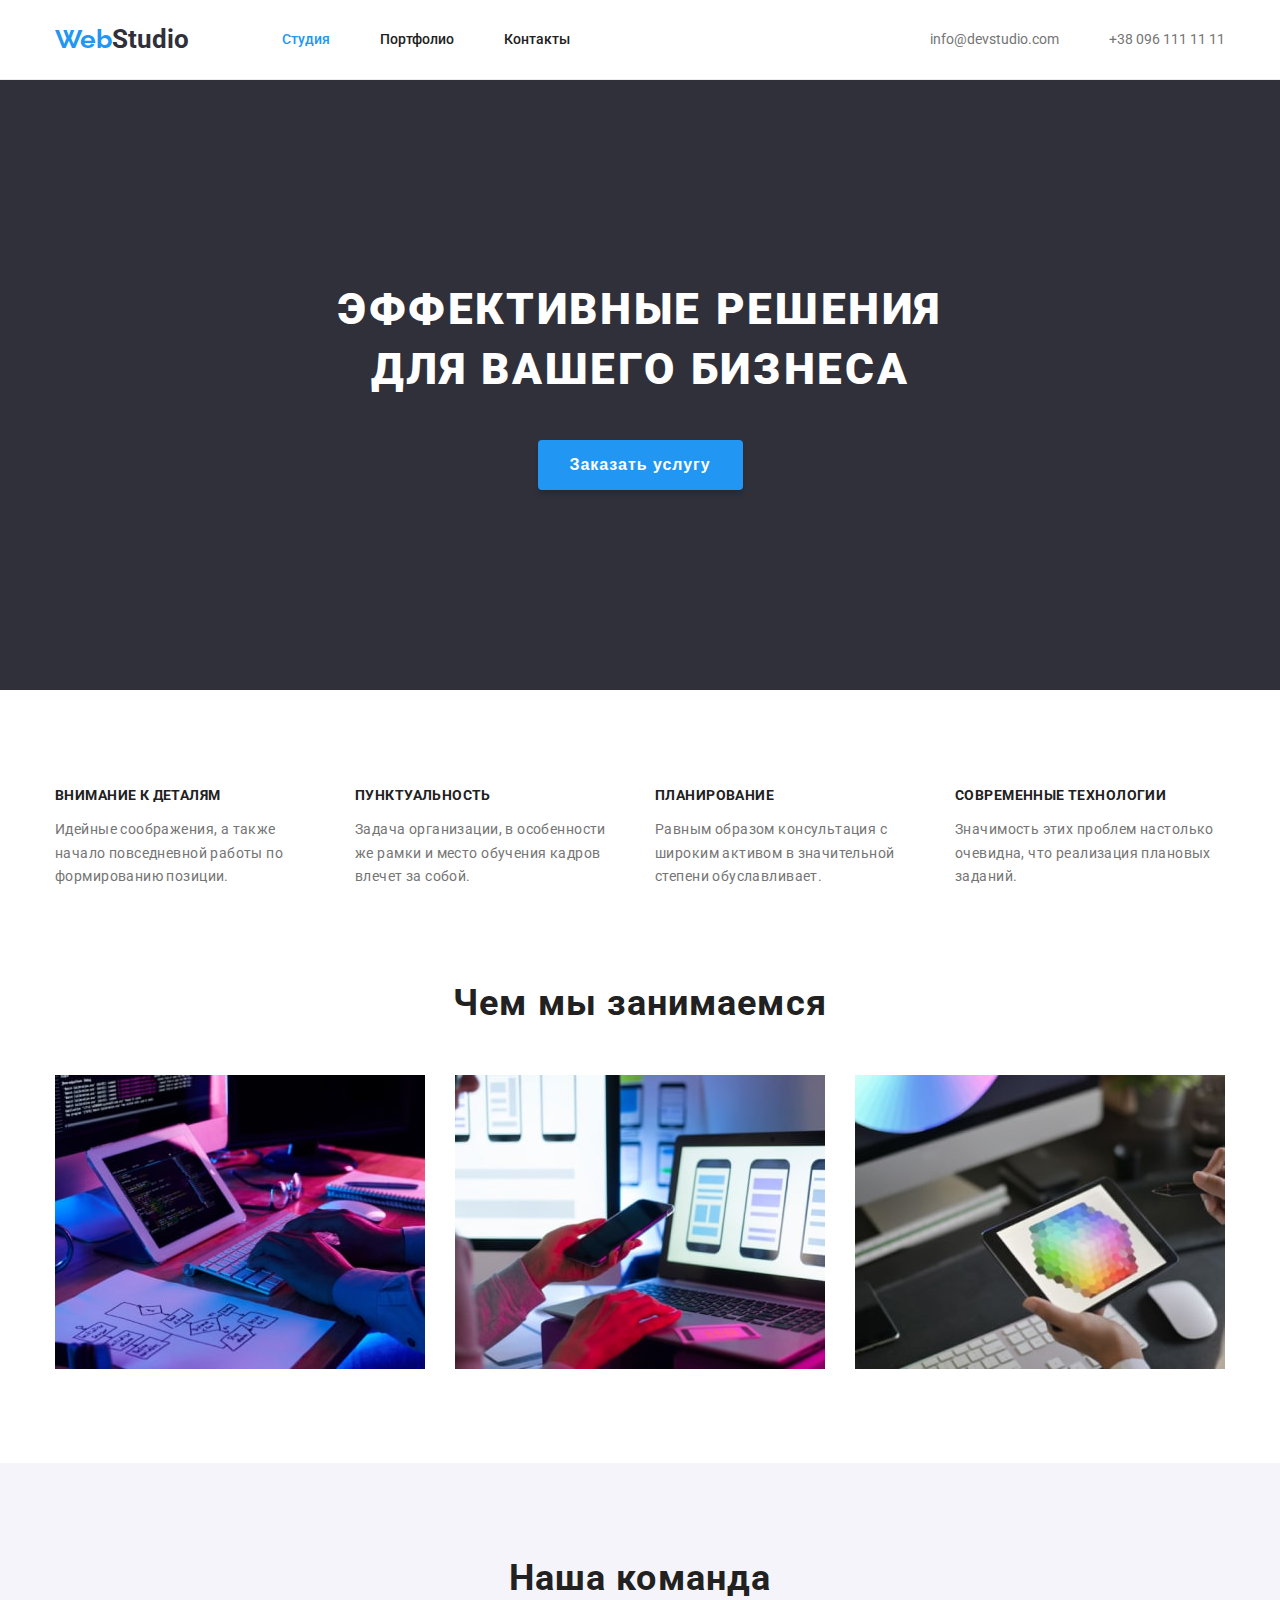
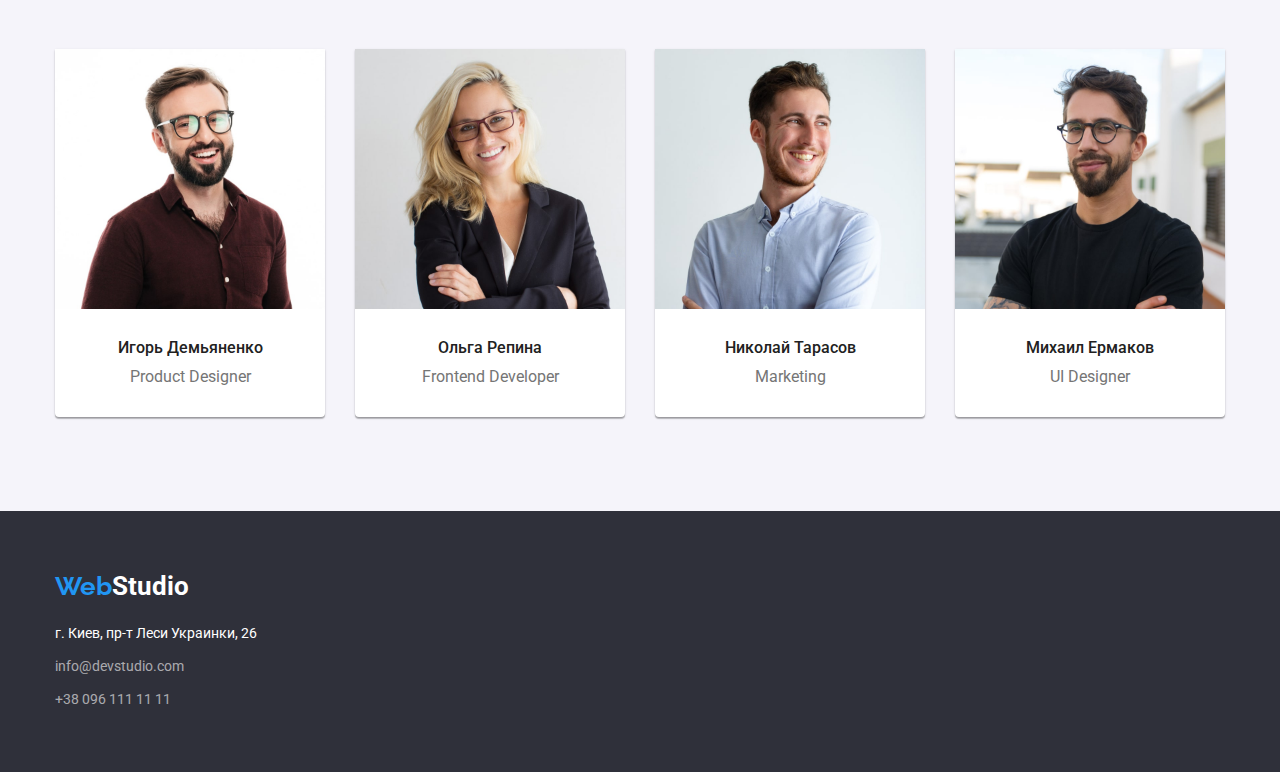
<file: index.html>
<!DOCTYPE html>
<html lang="ru">
	<head>
		<meta charset="UTF-8" />
		<meta http-equiv="X-UA-Compatible" content="IE=edge" />
		<meta name="viewport" content="width=device-width, initial-scale=1.0" />
		<link rel="preconnect" href="https://fonts.googleapis.com" />
		<link rel="preconnect" href="https://fonts.gstatic.com" crossorigin />
		<link
			href="https://fonts.googleapis.com/css2?family=Montserrat:wght@400;700&family=Oleo+Script&family=Raleway:wght@700&family=Roboto:wght@400;500;700;900&display=swap"
			rel="stylesheet"
		/>
		<title>WebStudio</title>
		<link
			rel="stylesheet"
			href="https://cdnjs.cloudflare.com/ajax/libs/modern-normalize/1.1.0/modern-normalize.min.css"
			integrity="sha512-wpPYUAdjBVSE4KJnH1VR1HeZfpl1ub8YT/NKx4PuQ5NmX2tKuGu6U/JRp5y+Y8XG2tV+wKQpNHVUX03MfMFn9Q=="
			crossorigin="anonymous"
			referrerpolicy="no-referrer"
		/>
		<link rel="stylesheet" href="./css/styles.css" />
	</head>
	<body>
		<header class="page-header">
			<div class="container header">
				<nav class="nav">
					<a href="/" class="logo link">
						<span class="logo-web"> Web</span>Studio
					</a>
					<ul class="nav-list">
						<li class="nav-item">
							<a href="./index.html" class="link active">Студия</a>
						</li>
						<li class="nav-item">
							<a href="./portfolio.html" class="link">Портфолио</a>
						</li>
						<li class="nav-item"><a href="" class="link">Контакты</a></li>
					</ul>
				</nav>
				<ul class="contacts">
					<li class="contact-item">
						<a href="mailto:info@devstudio.com" class="link"
							>info@devstudio.com</a
						>
					</li>
					<li class="contact-item">
						<a href="tel:+380961111111" class="link">+38 096 111 11 11</a>
					</li>
				</ul>
			</div>
		</header>
		<main class="page-body">
			<!-- Section 1 -->
			<section class="hero">
				<div class="container">
					<h1 class="hero-header">
						Эффективные решения <br />для вашего бизнеса
					</h1>
					<button class="hero-btn" type="button">Заказать услугу</button>
				</div>
			</section>
			<!-- Section 2 -->
			<section class="benefits section">
				<div class="container">
					<h2 class="visually-hidden">Нашы преимущества</h2>
					<ul class="benefits-list">
						<li class="benefits-item">
							<h3 class="benefits-header">Внимание к деталям</h3>
							<p class="benefits-text">
								Идейные соображения, а также начало повседневной работы по
								формированию позиции.
							</p>
						</li>
						<li class="benefits-item">
							<h3 class="benefits-header">Пунктуальность</h3>
							<p class="benefits-text">
								Задача организации, в особенности же рамки и место обучения
								кадров влечет за собой.
							</p>
						</li>
						<li class="benefits-item">
							<h3 class="benefits-header">Планирование</h3>
							<p class="benefits-text">
								Равным образом консультация с широким активом в значительной
								степени обуславливает.
							</p>
						</li>
						<li class="benefits-item">
							<h3 class="benefits-header">Современные технологии</h3>
							<p class="benefits-text">
								Значимость этих проблем настолько очевидна, что реализация
								плановых заданий.
							</p>
						</li>
					</ul>
				</div>
			</section>
			<section class="we-do section">
				<div class="container">
					<h2 class="we-do-header">Чем мы занимаемся</h2>
					<ul class="we-do-list">
						<li class="we-do-item">
							<img
								src="./images/gallery/image-1.jpg"
								alt="working process"
								width="370"
								height="294"
							/>
						</li>
						<li class="we-do-item">
							<img
								src="./images/gallery/image-2.jpg"
								alt="working process"
								width="370"
								height="294"
							/>
						</li>
						<li class="we-do-item">
							<img
								src="./images/gallery/image-3.jpg"
								alt="working process"
								width="370"
								height="294"
							/>
						</li>
					</ul>
				</div>
			</section>
			<!-- Section 3 -->
			<section class="team section">
				<div class="container">
					<h2 class="team-header">Наша команда</h2>
					<ul class="team-list">
						<li class="team-unit">
							<img
								src="./images/team/product-designer.jpg"
								alt="Игорь Демьяненко"
								width="270"
								height="260"
							/>
							<div class="team-description">
								<h3 class="team-person">Игорь Демьяненко</h3>
								<p class="team-position">Product Designer</p>
							</div>
						</li>
						<li class="team-unit">
							<img
								src="./images/team/frontend-dvp.jpg"
								alt="Ольга Репина"
								width="270"
								height="260"
							/>
							<div class="team-description">
								<h3 class="team-person">Ольга Репина</h3>
								<p class="team-position">Frontend Developer</p>
							</div>
						</li>
						<li class="team-unit">
							<img
								src="./images/team/marketing.jpg"
								alt="Николай Тарасов"
								width="270"
								height="260"
							/>
							<div class="team-description">
								<h3 class="team-person">Николай Тарасов</h3>
								<p class="team-position">Marketing</p>
							</div>
						</li>
						<li class="team-unit">
							<img
								src="./images/team/UI-designer.jpg"
								alt="Михаил Ермаков"
								width="270"
								height="260"
							/>
							<div class="team-description">
								<h3 class="team-person">Михаил Ермаков</h3>
								<p class="team-position">UI Designer</p>
							</div>
						</li>
					</ul>
				</div>
			</section>
		</main>
		<!--Footer-->
		<footer class="page-footer">
			<div class="container">
				<a href="/" class="logo link">
					<span class="logo-web"> Web</span>Studio
				</a>
				<address class="studio-contacts">
					<ul class="contacts-details">
						<li class="adress">
							<a href="https://goo.gl/maps/y7baGRZ7443zRsPg7" class="link">
								г. Киев, пр-т Леси Украинки, 26</a
							>
						</li>
						<li class="footer-contact">
							<a href="mailto:info@devstudio.com" class="link"
								>info@devstudio.com</a
							>
						</li>
						<li class="footer-contact">
							<a href="tel:+380961111111" class="link">+38 096 111 11 11</a>
						</li>
					</ul>
				</address>
			</div>
		</footer>
	</body>
</html>
</file>
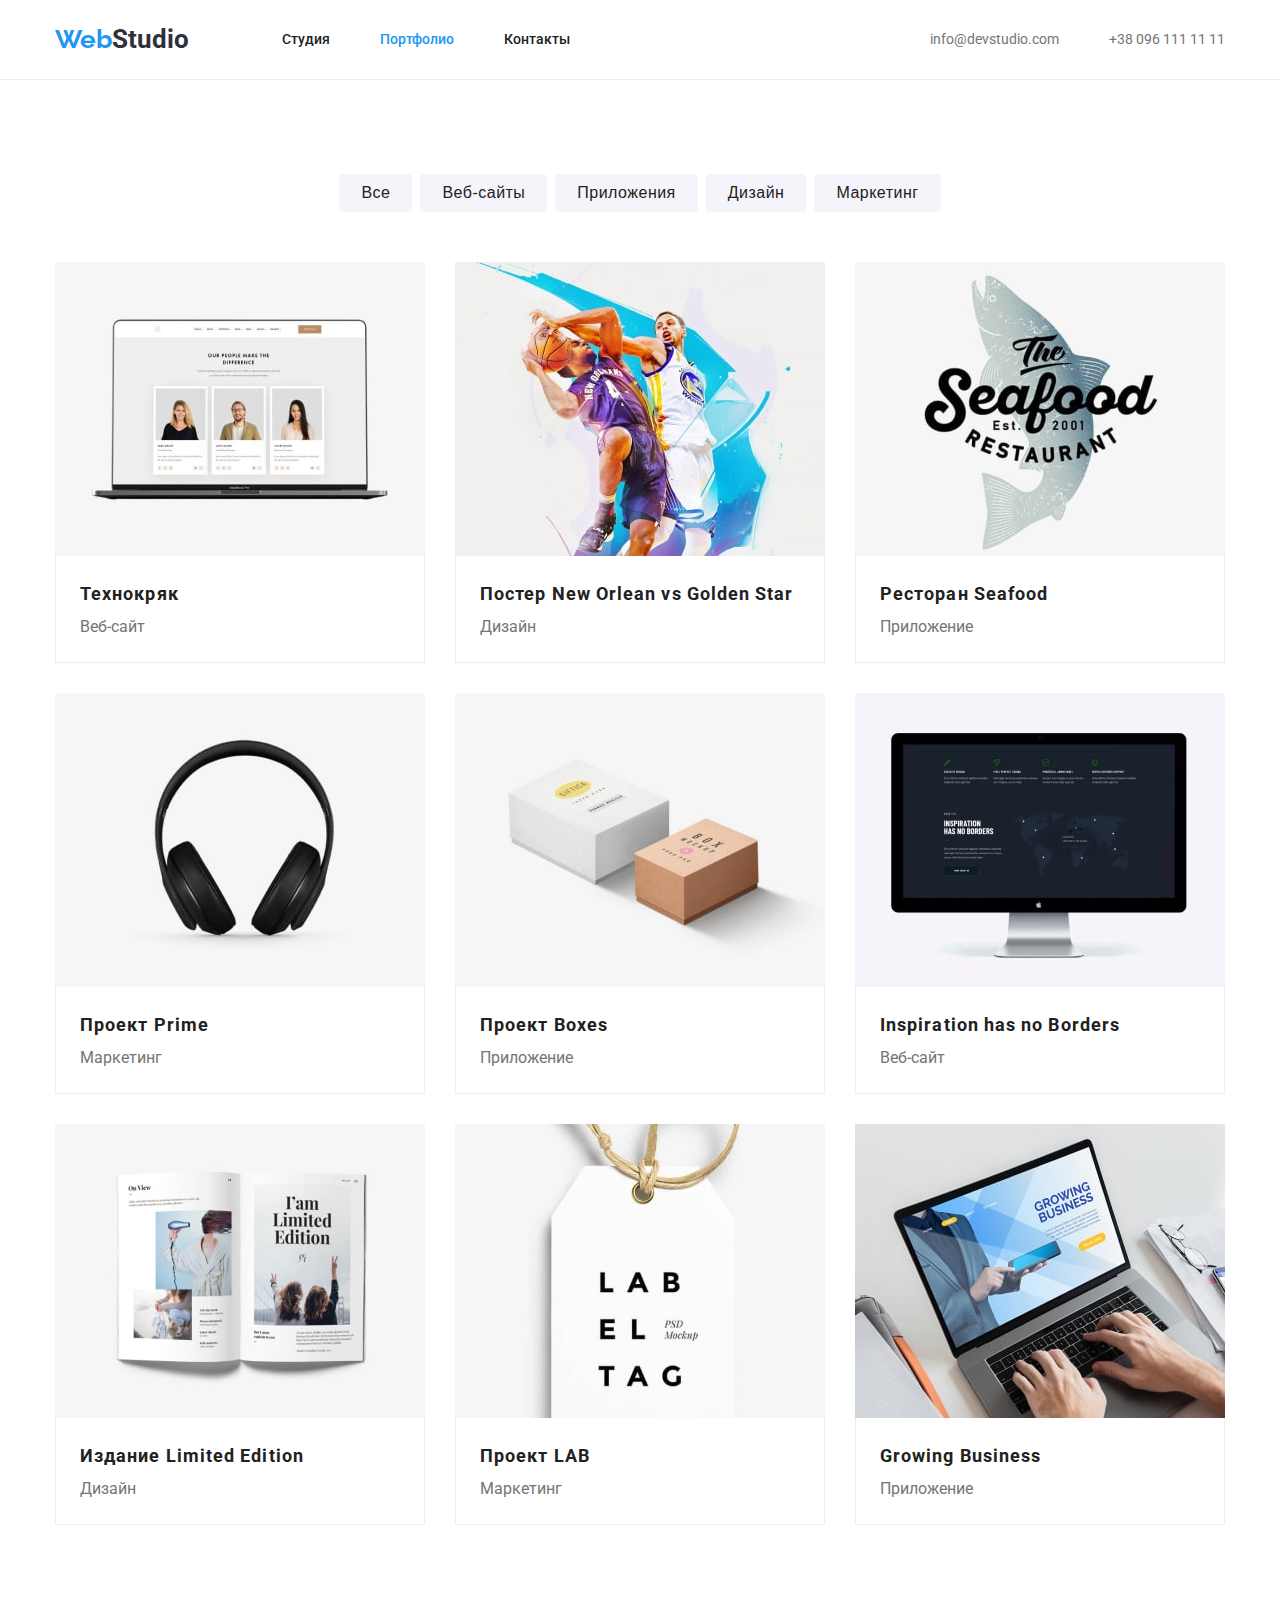
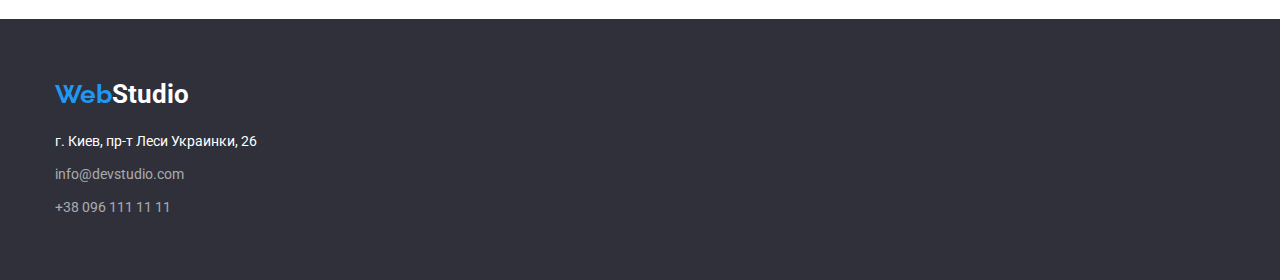
<file: portfolio.html>
<!DOCTYPE html>
<html lang="ru">
	<head>
		<meta charset="UTF-8" />
		<meta http-equiv="X-UA-Compatible" content="IE=edge" />
		<meta name="viewport" content="width=device-width, initial-scale=1.0" />
		<link rel="preconnect" href="https://fonts.googleapis.com" />
		<link rel="preconnect" href="https://fonts.gstatic.com" crossorigin />
		<link
			href="https://fonts.googleapis.com/css2?family=Montserrat:wght@400;700&family=Oleo+Script&family=Raleway:wght@700&family=Roboto:wght@400;500;700;900&display=swap"
			rel="stylesheet"
		/>
		<title>WebStudio</title>
		<link
			rel="stylesheet"
			href="https://cdnjs.cloudflare.com/ajax/libs/modern-normalize/1.1.0/modern-normalize.min.css"
			integrity="sha512-wpPYUAdjBVSE4KJnH1VR1HeZfpl1ub8YT/NKx4PuQ5NmX2tKuGu6U/JRp5y+Y8XG2tV+wKQpNHVUX03MfMFn9Q=="
			crossorigin="anonymous"
			referrerpolicy="no-referrer"
		/>
		<link rel="stylesheet" href="./css/styles.css" />
	</head>
	<body>
		<!--Header-->
		<header class="page-header">
			<div class="container header">
				<nav class="nav">
					<a href="/" class="logo link">
						<span class="logo-web"> Web</span>Studio
					</a>
					<ul class="nav-list">
						<li class="nav-item">
							<a href="./index.html" class="link">Студия</a>
						</li>
						<li class="nav-item">
							<a href="./portfolio.html" class="link active">Портфолио</a>
						</li>
						<li class="nav-item"><a href="" class="link">Контакты</a></li>
					</ul>
				</nav>
				<ul class="contacts">
					<li class="contact-item">
						<a href="mailto:info@devstudio.com" class="link"
							>info@devstudio.com</a
						>
					</li>
					<li class="contact-item">
						<a href="tel:+380961111111" class="link">+38 096 111 11 11</a>
					</li>
				</ul>
			</div>
		</header>
		<!-- Portfilio main -->
		<main>
			<section class="portfolio">
				<div class="container">
					<h1 class="visually-hidden">Portfolio</h1>
					<ul class="filter">
						<li class="filter-btn">
							<button class="btn" type="button">Все</button>
						</li>
						<li class="filter-btn">
							<button class="btn" type="button">Веб-сайты</button>
						</li>
						<li class="filter-btn">
							<button class="btn" type="button">Приложения</button>
						</li>
						<li class="filter-btn">
							<button class="btn" type="button">Дизайн</button>
						</li>
						<li class="filter-btn">
							<button class="btn" type="button">Маркетинг</button>
						</li>
					</ul>
					<ul class="portfolio-projects">
						<li class="project-item">
							<img
								class="project-img"
								src="./images/portfolio/technocr.jpg"
								alt="Технокряк"
							/>
							<div class="proj-text-cover">
								<h2 class="project-name">Технокряк</h2>
								<p class="project-text">Веб-сайт</p>
							</div>
						</li>
						<li class="project-item">
							<img
								class="project-img"
								src="./images/portfolio/new-orl.jpg"
								alt="Постер New Orlean vs Golden Star"
							/>
							<div class="proj-text-cover">
								<h2 class="project-name">Постер New Orlean vs Golden Star</h2>
								<p class="project-text">Дизайн</p>
							</div>
						</li>
						<li class="project-item">
							<img
								class="project-img"
								src="./images/portfolio/seafood.jpg"
								alt="Ресторан Seafood"
							/>
							<div class="proj-text-cover">
								<h2 class="project-name">Ресторан Seafood</h2>
								<p class="project-text">Приложение</p>
							</div>
						</li>
						<li class="project-item">
							<img
								class="project-img"
								src="./images/portfolio/prime.jpg"
								alt="Проект Prime"
							/>
							<div class="proj-text-cover">
								<h2 class="project-name">Проект Prime</h2>
								<p class="project-text">Маркетинг</p>
							</div>
						</li>
						<li class="project-item">
							<img src="./images/portfolio/boxes.jpg" alt="Проект Boxes" />
							<div class="proj-text-cover">
								<h2 class="project-name">Проект Boxes</h2>
								<p class="project-text">Приложение</p>
							</div>
						</li>
						<li class="project-item">
							<img
								src="./images/portfolio/inspiration.jpg"
								alt="Inspiration has no Borders"
							/>
							<div class="proj-text-cover">
								<h2 class="project-name">Inspiration has no Borders</h2>
								<p class="project-text">Веб-сайт</p>
							</div>
						</li>
						<li class="project-item">
							<img
								src="./images/portfolio/limited-print.jpg"
								alt="Издание Limited Edition"
							/>
							<div class="proj-text-cover">
								<h2 class="project-name">Издание Limited Edition</h2>
								<p class="project-text">Дизайн</p>
							</div>
						</li>
						<li class="project-item">
							<img src="./images/portfolio/lab.jpg" alt="Проект LAB" />
							<div class="proj-text-cover">
								<h2 class="project-name">Проект LAB</h2>
								<p class="project-text">Маркетинг</p>
							</div>
						</li>
						<li class="project-item">
							<img
								src="./images/portfolio/grbusiness.jpg"
								alt="Growing Business"
							/>
							<div class="proj-text-cover">
								<h2 class="project-name">Growing Business</h2>
								<p class="project-text">Приложение</p>
							</div>
						</li>
					</ul>
				</div>
			</section>
		</main>
		<!--Footer-->
		<footer class="page-footer">
			<div class="container">
				<a href="/" class="logo link">
					<span class="logo-web"> Web</span>Studio
				</a>
				<address class="studio-contacts">
					<ul class="contacts-details">
						<li class="adress">
							<a href="https://goo.gl/maps/y7baGRZ7443zRsPg7" class="link">
								г. Киев, пр-т Леси Украинки, 26</a
							>
						</li>
						<li class="footer-contact">
							<a href="mailto:info@devstudio.com" class="link"
								>info@devstudio.com</a
							>
						</li>
						<li class="footer-contact">
							<a href="tel:+380961111111" class="link">+38 096 111 11 11</a>
						</li>
					</ul>
				</address>
			</div>
		</footer>
	</body>
</html>
</file>
<file: css/styles.css>
/* main background color #E5E5E5 */
/* additional  background color #2F303A (dark) #FFFFFF (white, header) */
/* fonts color dominant  #757575 (grey) #212121 black
            additional:  #FFFFFF (white)   #2196F3 blue */
:root {
	--accent-hover: #2196f3;
	--main-bkg-cl: #e5e5e5;
	--font-cl-com: #212121;
	--bg-cl-com: #ffffff;
	--font-cl-sc: #757575;
	--add-bckg-cl: #2f303a;
	--add-bckg-btn: #f5f4fa;
	--portfolio-line: #ececec;
}

html {
	box-sizing: border-box;
}
*,
*::before,
*::after {
	box-sizing: inherit;
}
p,
h1,
h2,
h3,
h4,
h5 {
	margin: 0;
}
img {
	display: block;
	max-width: 100%;
	height: auto;
}
body {
	font-family: Roboto, sans-serif;
	font-weight: 400;
	font-size: 14px;
	color: var(--font-cl-sc);

	margin: 0;
}
ul {
	list-style: none;
	margin: 0;
	padding: 0;
}

.container {
	width: 1200px;
	padding-left: 15px;
	padding-right: 15px;
	margin: 0 auto;
	/* outline: 1px solid tomato; */
}

.header,
.nav {
	display: flex;
	align-items: center;
}

.link {
	text-decoration: none;
}
.link.active {
	color: var(--accent-hover);
}
.visually-hidden {
	position: absolute;
	white-space: nowrap;
	width: 1px;
	height: 1px;
	overflow: hidden;
	border: 0;
	padding: 0;
	clip: rect(0 0 0 0);
	clip-path: inset(50%);
	margin: -1px;
}
/* site nav */
.page-header {
	background-color: var(--bg-cl-com);
	padding-top: 24px;
	padding-bottom: 24px;
	border-bottom: 1px solid var(--portfolio-line);
}
/* .nav, */
.nav-list {
	display: flex;
	margin-left: 93px;
}
.nav-list .nav-item:not(:last-child) {
	/* outline: 1px solid red; */
	margin-right: 50px;
}

.nav-list a {
	color: var(--font-cl-com);
	font-style: normal;
	font-weight: 500;
	font-size: 14px;
	line-height: 1.14;
}
.nav-list :hover,
.nav-list :focus {
	color: var(--accent-hover);
}
.contacts {
	display: flex;
	margin-left: auto;
}
.contacts .contact-item:not(:last-child) {
	margin-right: 50px;
}

.contacts a {
	color: var(--font-cl-sc);
	font-size: 14px;
	line-height: 1.14;
}
.contacts :hover,
.contacts :focus {
	color: var(--accent-hover);
}
.logo {
	/* font-family: "Oleo Script"; */
	font-style: normal;
	font-weight: 700;
	font-size: 26px;
	line-height: 1.19;
	color: var(--add-bckg-cl);
}
.logo-web {
	font-family: "Raleway", sans-serif;
	font-style: normal;
	font-weight: 700;
	font-size: 26px;
	line-height: 1.19;
	color: var(--accent-hover);
}

/* hero */
.hero {
	background-color: var(--add-bckg-cl);
	text-align: center;

	padding-top: 200px;
	padding-bottom: 200px;
}
.hero-header {
	font-style: normal;
	font-weight: 900;
	font-size: 44px;
	line-height: 1.36;
	text-align: center;
	letter-spacing: 0.06em;
	text-transform: uppercase;
	color: var(--bg-cl-com);
}
.hero-btn {
	background-color: var(--accent-hover);
	color: var(--bg-cl-com);
	font-weight: 700;
	font-size: 16px;
	line-height: 1.88;
	letter-spacing: 0.06em;
	box-shadow: 0px 4px 4px rgba(0, 0, 0, 0.15);
	cursor: pointer;

	margin-top: 40px;
	min-width: 200px;
	border-radius: 4px;
	padding: 10px 32px;
	border: none;
}
.hero-btn:hover,
.hero-btn:focus {
	background: #188ce8;
	border-radius: 4px;
	box-shadow: 0px 4px 4px rgba(0, 0, 0, 0.15);
}

/*  section 1 benefits/we-do*/
.section {
	padding-top: 94px;
	padding-bottom: 94px;
}

.benefits {
	background-color: var(--bg-cl-com);
	padding-bottom: 0;
}
.benefits-list {
	display: flex;

	font-weight: 400;
	font-size: 14px;
	line-height: 1.71;
	letter-spacing: 0.03em;
}
.benefits-item {
	width: 270px;
}
.benefits-item:not(:last-child) {
	margin-right: 30px;
}
.benefits-header {
	text-transform: uppercase;
	color: var(--font-cl-com);
	font-size: inherit;
}
.benefits-text {
	font-size: inherit;
	margin-top: 10px;
}
.we-do {
	background-color: var(--bg-cl-com);
}

.we-do-list {
	display: flex;
}

.we-do-item:not(:last-child) {
	margin-right: 30px;
}

.we-do-header,
.team-header {
	margin-bottom: 50px;

	font-size: 36px;
	line-height: 1.16;
	text-align: center;
	letter-spacing: 0.03em;
	color: var(--font-cl-com);
}
/*  section 2 team */
.team {
	background-color: var(--add-bckg-btn);
}
.team-unit {
	background-color: var(--bg-cl-com);
	box-shadow: 0px 1px 3px rgba(0, 0, 0, 0.12), 0px 1px 1px rgba(0, 0, 0, 0.14),
		0px 2px 1px rgba(0, 0, 0, 0.2);
	border-radius: 0px 0px 4px 4px;
}
.team-unit:not(:nth-child(4n)) {
	margin-right: 30px;
}
.team-description {
	padding-top: 30px;
	padding-bottom: 30px;
}

.team-header {
	margin-bottom: 50px;
	font-weight: 700;
	font-size: 36px;
	line-height: 1.17;
	color: var(--font-cl-com);
}
.team-list {
	display: flex;
}

.team-person {
	font-weight: 500;
	font-size: 16px;
	line-height: 1.18;
	text-align: center;
	color: var(--font-cl-com);
}
.team-position {
	margin-top: 10px;

	font-size: 16px;
	line-height: 1.18;
	text-align: center;
}
/*  footer */
.page-footer {
	background-color: var(--add-bckg-cl);

	padding-top: 60px;
	padding-bottom: 60px;
}
.page-footer .logo {
	color: var(--bg-cl-com);
}
.studio-contacts {
	font-style: normal;
	margin-top: 20px;
}
.adress a {
	font-weight: 400;
	font-size: 14px;
	line-height: 1.71;
	color: var(--bg-cl-com);
}
.footer-contact {
	margin-top: 9px;
}
.footer-contact a {
	font-weight: 400;
	font-size: 14px;
	line-height: 1.71;
	color: rgba(255, 255, 255, 0.6);
}

/* portfolio button */
.portfolio {
	background-color: var(--bg-cl-com);
	padding-top: 94px;
	padding-bottom: 94px;
}
.filter {
	display: flex;
	/* outline: 1px solid red; */

	margin-bottom: 50px;
	justify-content: center;
}
.filter-btn:not(:first-child) {
	margin-left: 8px;
}
.btn {
	border: none;
	font-size: 16px;
	line-height: 1.62;
	font-weight: 500;
	letter-spacing: 0.03em;
	text-align: center;
	color: var(--font-cl-com);
	background-color: var(--add-bckg-btn);
	border-radius: 4px;

	cursor: pointer;

	padding: 6px 22px;
}

.filter-btn :hover,
.filter-btn :focus {
	background-color: var(--accent-hover);
	color: var(--bg-cl-com);
}

.project-item {
	flex-basis: calc((100% - 60px) / 3);
}
.proj-text-cover {
	border-left: 1px solid #eeeeee;
	border-right: 1px solid #eeeeee;
	border-bottom: 1px solid #eeeeee;
	padding: 20px 24px;
}
.portfolio-projects {
	display: flex;
	flex-wrap: wrap;
}
.project-item:not(:nth-last-child(-n + 3)) {
	margin-bottom: 30px;
}
.project-item:not(:nth-child(3n)) {
	margin-right: 30px;
}

/* .project-item:not(img) {
	border: 1px solid #eeeeee;
} */

.project-name {
	font-weight: 700;
	font-size: 18px;
	line-height: 2;
	letter-spacing: 0.06em;
	color: var(--font-cl-com);
}
.project-text {
	font-size: 16px;
	line-height: 1.88;
	color: var(--font-cl-sc);
}
</file>
